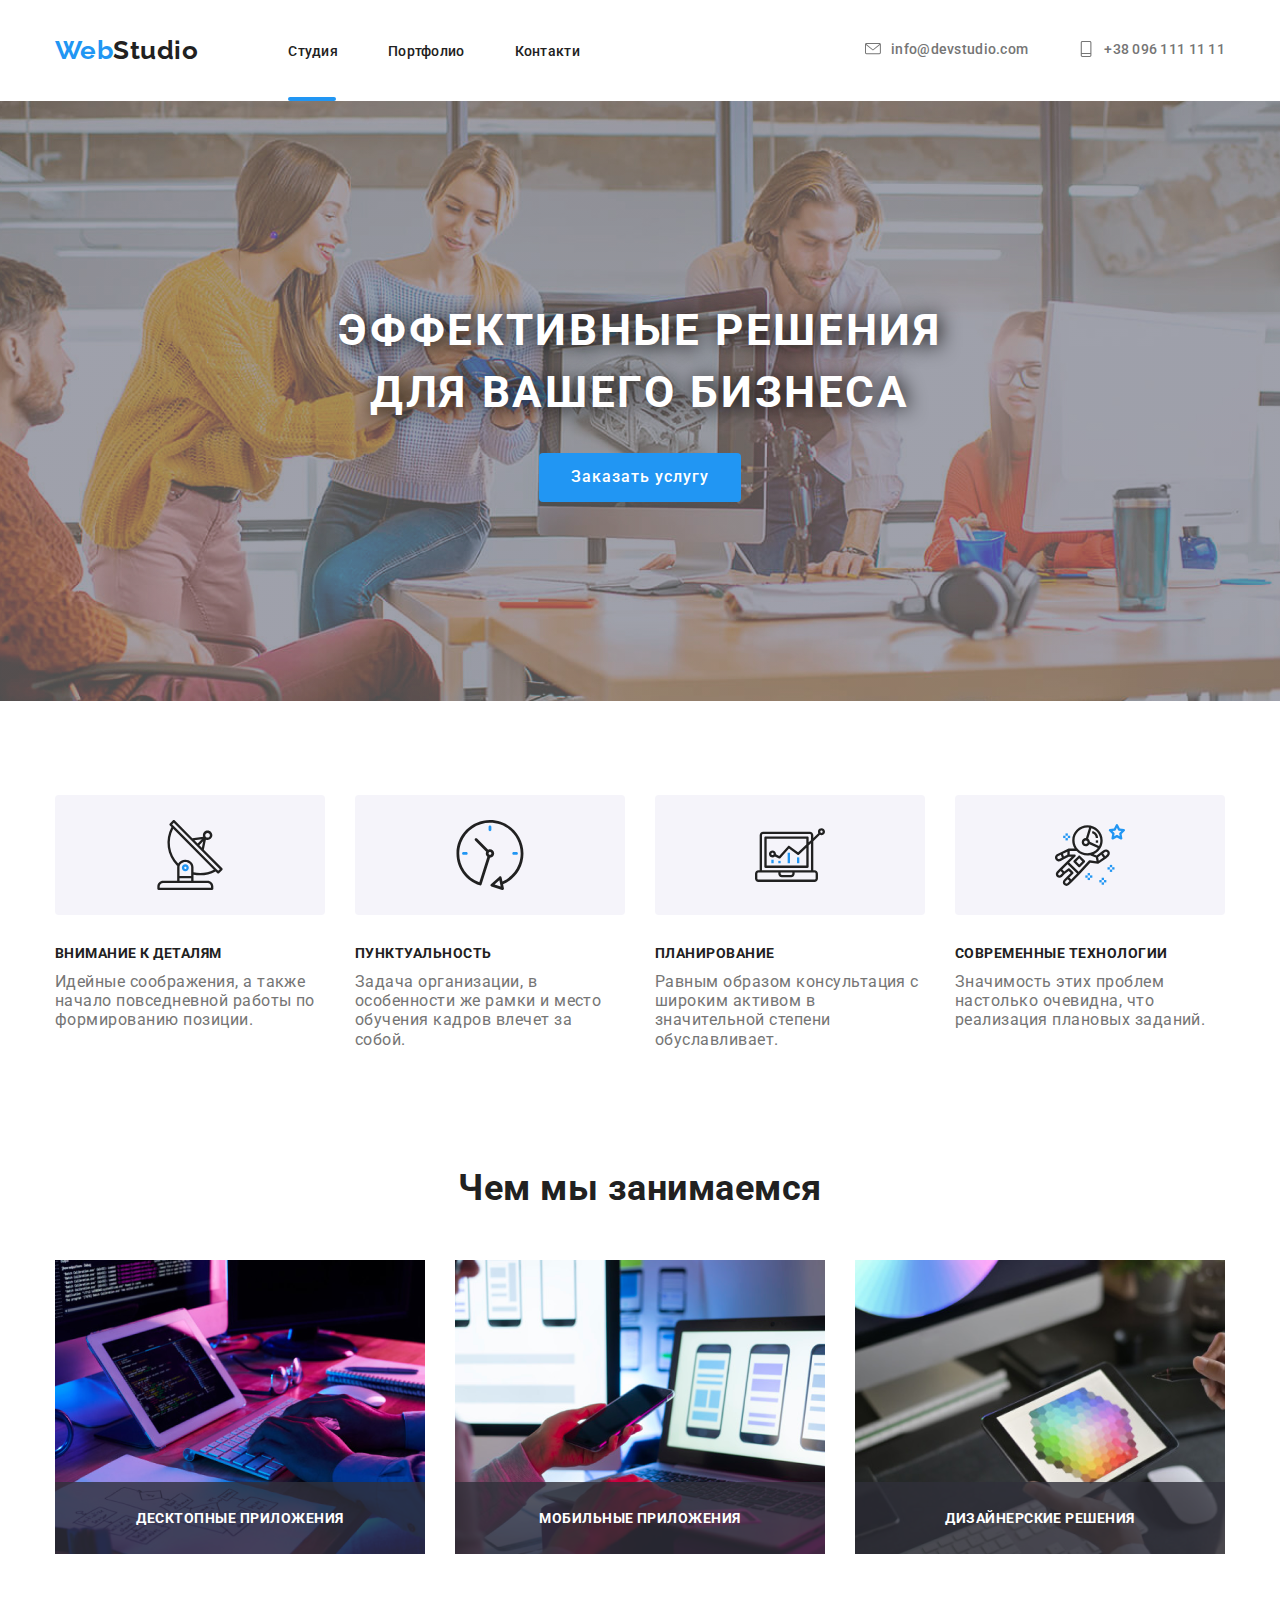
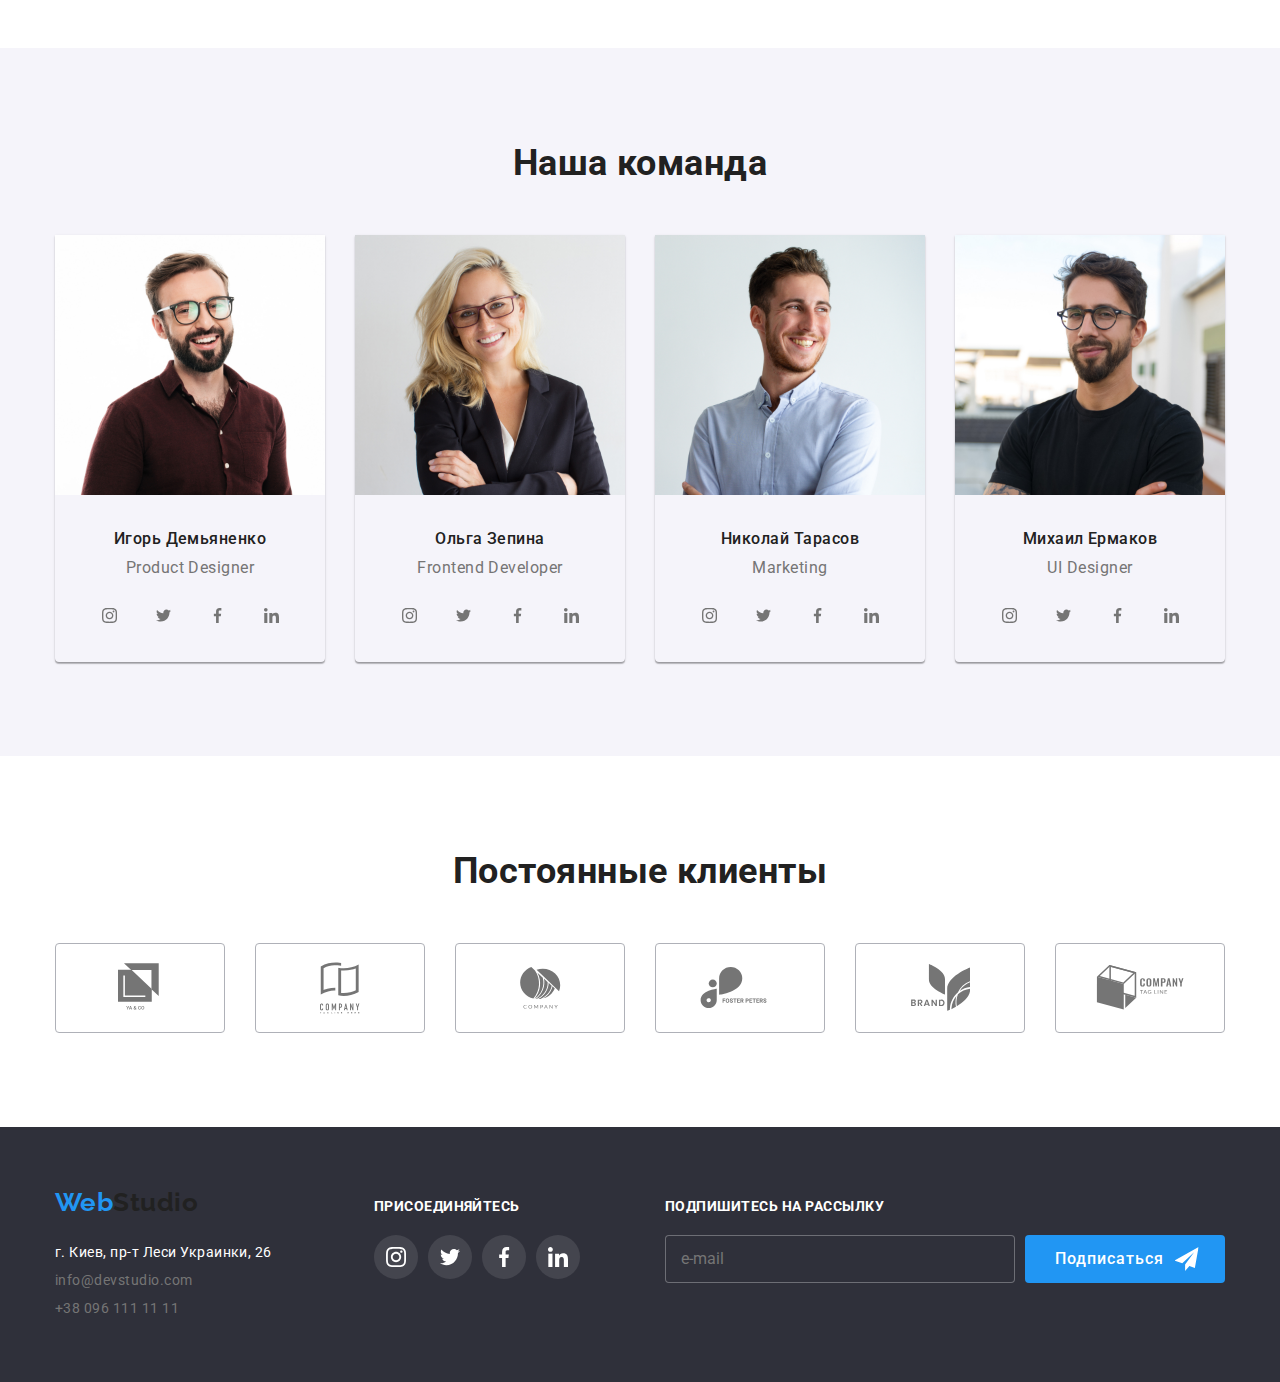
<file: index.html>
<!DOCTYPE html>
<html lang="ru">
  <head>
    <meta charset="UTF-8" />
    <meta name="viewport" content="width=device-width, initial-scale=1.0" />

    <link
      href="https://fonts.googleapis.com/css2?family=Raleway:wght@400;500;700&family=Roboto:wght@400;500;700&display=swap"
      rel="stylesheet"
    />
    <link
      rel="stylesheet"
      href="https://cdn.jsdelivr.net/npm/modern-normalize@1.0.0/modern-normalize.css"
    />
    <!-- <link rel="stylesheet" href="./css/style.css" /> -->
    <link rel="stylesheet" href="./css/main.css" />
    <title>Document</title>
  </head>

  <body>
    <div class="wrapper">
      <!-- header -->
      <header class="page-header">
        <div class="header-nav">
          <nav class="menu-block">
            <a href="" lang="en" class="logo link">
              Web<span class="logo-black">Studio</span>
            </a>

            <ul class="site-nav list">
              <li class="link-portal">
                <a href="" class="link curent">Студия</a>
              </li>
              <li class="link-portal">
                <a href="./potfolio.html" class="link">Портфолио</a>
              </li>
              <li class="link-portal">
                <a href="" class="link">Контакти</a>
              </li>
            </ul>
          </nav>

          <ul class="site-nav nav-contact list">
            <li class="contact-list">
              <a href="mailto:info@devstudio.com" class="link">
                <svg class="link-icon">
                  <use href="./img/sprite.svg#icon-mail"></use></svg
                >info@devstudio.com</a
              >
            </li>
            <li class="contact-list">
              <a href="tel:+380961111111" class="link"
                ><svg class="link-icon">
                  <use href="./img/sprite.svg#icon-tel"></use></svg
                >+38 096 111 11 11</a
              >
            </li>
          </ul>
        </div>
      </header>
      <!-- header -->
      <!-- main -->
      <main class="main">
        <section class="caption">
          <h1 class="title">
            Эффективные решения<br />
            для вашего бизнеса
          </h1>

          <button class="button" data-modal-open>Заказать услугу</button>
        </section>

        <section class="section">
          <div class="container-description">
            <!-- скрить -->
            <h2 class="visually-hidden">структура роботи</h2>
            <ul class="description list">
              <li class="description-list">
                <h3 class="title">Внимание к деталям</h3>
                <p class="section-txt">
                  Идейные соображения, а также начало повседневной работы по
                  формированию позиции.
                </p>
              </li>
              <li class="description-list">
                <h3 class="title">Пунктуальность</h3>
                <p class="section-txt">
                  Задача организации, в особенности же рамки и место обучения
                  кадров влечет за собой.
                </p>
              </li>
              <li class="description-list">
                <h3 class="title">Планирование</h3>
                <p class="section-txt">
                  Равным образом консультация с широким активом в значительной
                  степени обуславливает.
                </p>
              </li>
              <li class="description-list">
                <h3 class="title">Современные технологии</h3>
                <p class="section-txt">
                  Значимость этих проблем настолько очевидна, что реализация
                  плановых заданий.
                </p>
              </li>
            </ul>
          </div>

          <div class="container-project">
            <h2 class="section-title">Чем мы занимаемся</h2>

            <ul class="illustration list">
              <li class="illustration-list">
                <div class="tumb">
                  <img
                    class="tumb-img"
                    src="img/img.png"
                    alt="робота на клавиатуре"
                    width="370"
                  />
                  <p class="label">Десктопные приложения</p>
                </div>
              </li>
              <li class="illustration-list">
                <div class="tumb">
                  <img
                    class="tumb-img"
                    src="img/img1.png"
                    alt="ноутбук"
                    width="370"
                  />
                  <p class="label">Мобильные приложения</p>
                </div>
              </li>
              <li class="illustration-list">
                <div class="tumb">
                  <img
                    class="tumb-img"
                    src="img/img2.png"
                    alt="палитра на планшете"
                    width="370"
                  />
                  <p class="label">Дизайнерские решения</p>
                </div>
              </li>
            </ul>
          </div>
        </section>
        <section class="section">
          <div class="container-team">
            <h2 class="section-title">Наша команда</h2>

            <ul class="description list">
              <li class="description-list">
                <img
                  class="portret"
                  src="img/img.jpg"
                  alt="сотрудник"
                  width="270"
                />
                <h3 class="title">Игорь Демьяненко</h3>
                <p class="profeshion">Product Designer</p>
                <ul class="site-nav list">
                  <li class="social-link">
                    <a class="link" href="">
                      <svg class="link-icon">
                        <use href="./img/sprite.svg#icon-instagram"></use>
                      </svg>
                    </a>
                  </li>
                  <li class="social-link">
                    <a class="link" href=""
                      ><svg class="link-icon">
                        <use href="./img/sprite.svg#icon-twitter"></use></svg
                    ></a>
                  </li>
                  <li class="social-link">
                    <a class="link" href=""
                      ><svg class="link-icon">
                        <use href="./img/sprite.svg#icon-facebook"></use></svg
                    ></a>
                  </li>
                  <li class="social-link">
                    <a class="link" href=""
                      ><svg class="link-icon">
                        <use href="./img/sprite.svg#icon-linkedin"></use>
                      </svg>
                    </a>
                  </li>
                </ul>
              </li>
              <li class="description-list">
                <img
                  class="portret"
                  src="img/img1.jpg"
                  alt="сотрудник"
                  width="270"
                />
                <h3 class="title">Ольга Зепина</h3>
                <p class="profeshion">Frontend Developer</p>
                <ul class="site-nav list">
                  <li class="social-link">
                    <a class="link" href="">
                      <svg class="link-icon">
                        <use href="./img/sprite.svg#icon-instagram"></use>
                      </svg>
                    </a>
                  </li>
                  <li class="social-link">
                    <a class="link" href=""
                      ><svg class="link-icon">
                        <use href="./img/sprite.svg#icon-twitter"></use></svg
                    ></a>
                  </li>
                  <li class="social-link">
                    <a class="link" href=""
                      ><svg class="link-icon">
                        <use href="./img/sprite.svg#icon-facebook"></use></svg
                    ></a>
                  </li>
                  <li class="social-link">
                    <a class="link" href=""
                      ><svg class="link-icon">
                        <use href="./img/sprite.svg#icon-linkedin"></use>
                      </svg>
                    </a>
                  </li>
                </ul>
              </li>
              <li class="description-list">
                <img
                  class="portret"
                  src="img/img2.jpg"
                  alt="сотрудник"
                  width="270"
                />
                <h3 class="title">Николай Тарасов</h3>
                <p class="profeshion">Marketing</p>
                <ul class="site-nav list">
                  <li class="social-link">
                    <a class="link" href="">
                      <svg class="link-icon">
                        <use href="./img/sprite.svg#icon-instagram"></use>
                      </svg>
                    </a>
                  </li>
                  <li class="social-link">
                    <a class="link" href=""
                      ><svg class="link-icon">
                        <use href="./img/sprite.svg#icon-twitter"></use></svg
                    ></a>
                  </li>
                  <li class="social-link">
                    <a class="link" href=""
                      ><svg class="link-icon">
                        <use href="./img/sprite.svg#icon-facebook"></use></svg
                    ></a>
                  </li>
                  <li class="social-link">
                    <a class="link" href=""
                      ><svg class="link-icon">
                        <use href="./img/sprite.svg#icon-linkedin"></use>
                      </svg>
                    </a>
                  </li>
                </ul>
              </li>
              <li class="description-list">
                <img
                  class="portret"
                  src="img/img3.jpg"
                  alt="сотрудник"
                  width="270"
                />
                <h3 class="title">Михаил Ермаков</h3>
                <p class="profeshion">UI Designer</p>
                <ul class="site-nav list">
                  <li class="social-link">
                    <a class="link" href="">
                      <svg class="link-icon">
                        <use href="./img/sprite.svg#icon-instagram"></use>
                      </svg>
                    </a>
                  </li>
                  <li class="social-link">
                    <a class="link" href=""
                      ><svg class="link-icon">
                        <use href="./img/sprite.svg#icon-twitter"></use></svg
                    ></a>
                  </li>
                  <li class="social-link">
                    <a class="link" href=""
                      ><svg class="link-icon">
                        <use href="./img/sprite.svg#icon-facebook"></use></svg
                    ></a>
                  </li>
                  <li class="social-link">
                    <a class="link" href=""
                      ><svg class="link-icon">
                        <use href="./img/sprite.svg#icon-linkedin"></use>
                      </svg>
                    </a>
                  </li>
                </ul>
              </li>
            </ul>
          </div>
        </section>

        <!-- clients-section -->

        <section class="section">
          <div class="container-clients">
            <h2 class="section-title">Постоянные клиенты</h2>
            <ul class="list">
              <li class="clients-link">
                <a class="link" href="">
                  <svg class="link-icon first-icon">
                    <use href="./img/sprite.svg#icon-logo-1"></use>
                  </svg>
                </a>
              </li>
              <li class="clients-link">
                <a class="link" href="">
                  <svg class="link-icon two-icon">
                    <use href="./img/sprite.svg#icon-logo-2"></use>
                  </svg>
                </a>
              </li>
              <li class="clients-link">
                <a class="link" href="">
                  <svg class="link-icon three-icon">
                    <use href="./img/sprite.svg#icon-logo-3"></use>
                  </svg>
                </a>
              </li>
              <li class="clients-link">
                <a class="link" href="">
                  <svg class="link-icon four-icon">
                    <use href="./img/sprite.svg#icon-logo-4"></use>
                  </svg>
                </a>
              </li>
              <li class="clients-link">
                <a class="link" href="">
                  <svg class="link-icon five-icon">
                    <use href="./img/sprite.svg#icon-logo-5"></use>
                  </svg>
                </a>
              </li>
              <li class="clients-link">
                <a class="link" href="">
                  <svg class="link-icon sixt-icon">
                    <use href="./img/sprite.svg#icon-logo-6"></use>
                  </svg>
                </a>
              </li>
            </ul>
          </div>
        </section>
      </main>
      <!-- main -->
      <!-- footer -->
      <footer class="page-footer">
        <div class="container-footer">
          <div class="footer-info">
            <a href="" lang="en" class="logo link">
              Web<span class="logo-black">Studio</span>
            </a>

            <ul class="list">
              <li>
                <address class="adress">
                  г. Киев, пр-т Леси Украинки, 26
                </address>
              </li>
              <li>
                <address class="nav-contact info-contact">
                  <a href="mailto:info@devstudio.com" class="link"
                    >info@devstudio.com</a
                  >
                  <br />
                  <a href="tel:+380961111111" class="link">+38 096 111 11 11</a>
                </address>
              </li>
            </ul>
          </div>
          <div class="link-footer description">
            <h3 class="title">присоединяйтесь</h3>
            <ul class="site-nav list">
              <li class="social-link icon-link">
                <a class="link instagram-link" href=""></a>
              </li>
              <li class="social-link icon-link">
                <a class="link twitter-link" href=""></a>
              </li>
              <li class="social-link icon-link">
                <a class="link facebook-link" href=""></a>
              </li>
              <li class="social-link icon-link">
                <a class="link linkedin-link" href=""></a>
              </li>
            </ul>
          </div>
          <form class="input-footer link-footer description">
            <h3 class="title">Подпишитесь на рассылку</h3>
            <div class="form-fild">
              <input type="email" placeholder="e-mail" class="fild-mail" />
              <button class="button">Подписаться</button>
            </div>
          </form>
        </div>
      </footer>
      <!-- footer -->

      <!-- backdrop-modal -->
    </div>
    <div class="backdrop is-hidden" data-modal>
      <div class="modal">
        <div class="wrap-modal">
          <h3 class="title-form">Оставьте свои данные, мы вам перезвоним</h3>
          <form action="" class="modal-form">
            <ul class="list">
              <li class="list-form">
                <label for="name" class="label-form">Имя</label>
                <input type="text" name="name" id="name" class="input-form" />
                <svg class="icon-form">
                  <use href="./img/sprite.svg#icon-person"></use>
                </svg>
              </li>
              <li class="list-form">
                <label for="tel" class="label-form">Телефон</label
                ><input type="tel" name="tel" id="tel" class="input-form" />
                <svg class="icon-form">
                  <use href="./img/sprite.svg#icon-phone"></use>
                </svg>
              </li>
              <li class="list-form">
                <label for="mail" class="label-form">Почта </label>
                <input type="email" name="mail" id="mail" class="input-form" />
                <svg class="icon-form">
                  <use href="./img/sprite.svg#icon-email"></use>
                </svg>
              </li>
              <li class="list-form">
                <label for="coment" class="label-form">Комментарий </label>
                <textarea
                  name="coments"
                  id="coment"
                  placeholder="Введите текст"
                  class="input-form"
                ></textarea>
              </li>
              <li class="form-chek">
                <label name="chek" class="check">
                  <input
                    class="check-label"
                    type="checkbox"
                    id="chek"
                    name="chek"
                  />
                  <span class="check-icon"></span>Соглашаюсь с рассылкой и
                  принимаю
                  <a href="">Условия договора</a>
                </label>
              </li>
            </ul>

            <button class="button">Отправить</button>
          </form>
        </div>

        <button class="close-modal" data-modal-close>
          <!-- <svg class="icon">
            <use href="./img/x-mark.svg"></use>
          </svg> -->
        </button>
      </div>
    </div>

    <script src="./js/modal.js"></script>
  </body>
</html>
</file>
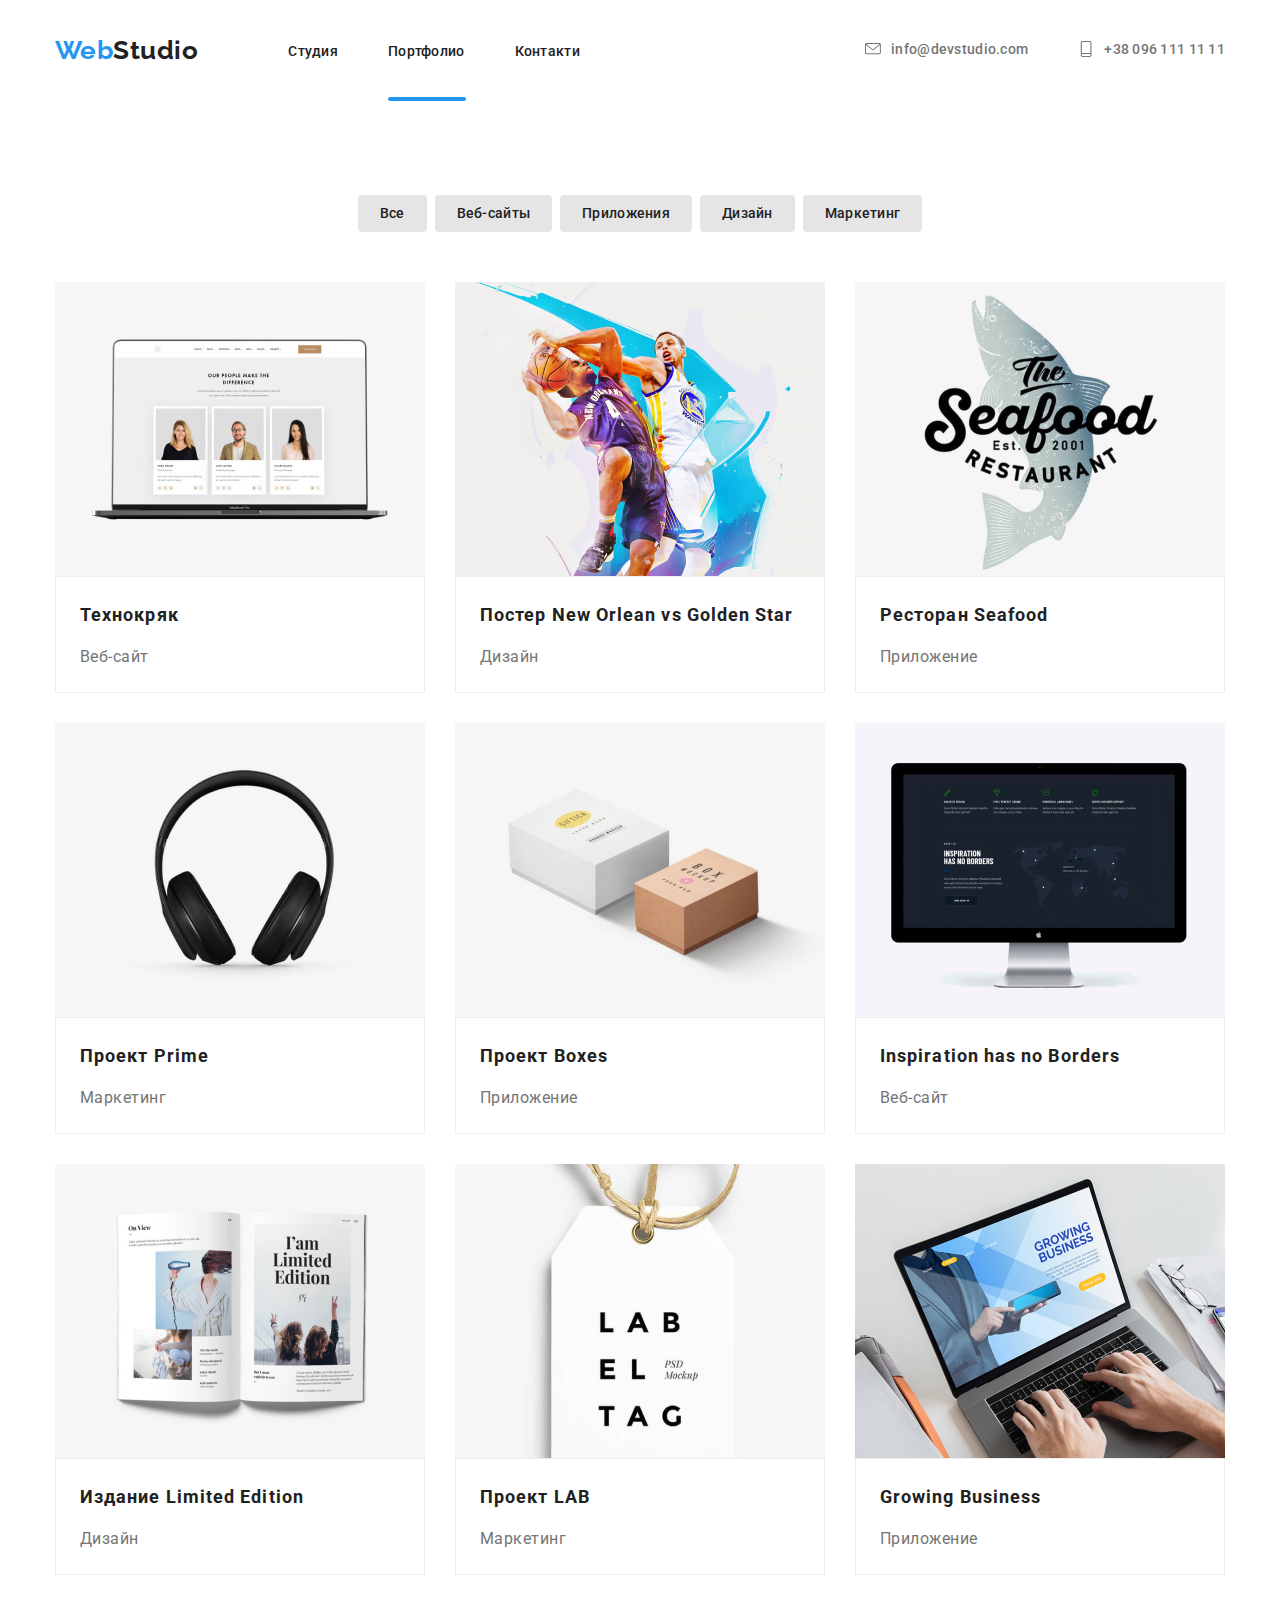
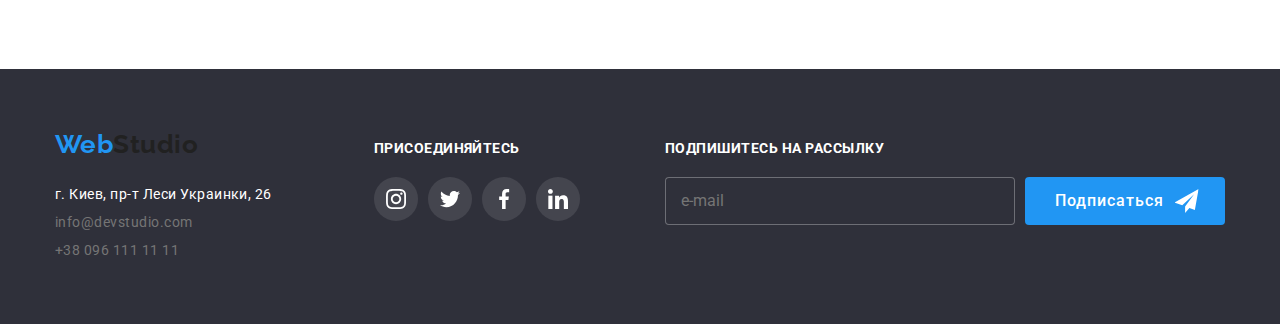
<file: potfolio.html>
<!DOCTYPE html>
<html lang="ru">
  <head>
    <meta charset="UTF-8" />
    <meta name="viewport" content="width=device-width, initial-scale=1.0" />
    <link rel="preconnect" href="https://fonts.gstatic.com" />
    <link
      href="https://fonts.googleapis.com/css2?family=Raleway:wght@400;500;700&family=Roboto:wght@400;500;700&display=swap"
      rel="stylesheet"
    />
    <link
      rel="stylesheet"
      href="https://cdn.jsdelivr.net/npm/modern-normalize@1.0.0/modern-normalize.css"
    />
    <!-- <link rel="stylesheet" href="./css/style.css" /> -->
    <link rel="stylesheet" href="./css/main.css" />
    <link rel="stylesheet" href="./css/portfolio.min.css" />
    <title>Document</title>
  </head>

  <body>
    <!-- header -->
    <header class="page-header">
      <div class="header-nav">
        <nav class="menu-block">
          <a href="" lang="en" class="logo link">
            Web<span class="logo-black">Studio</span>
          </a>

          <ul class="site-nav list">
            <li class="link-portal">
              <a href="./index.html" class="link">Студия</a>
            </li>
            <li class="link-portal">
              <a href="" class="link curent">Портфолио</a>
            </li>
            <li class="link-portal">
              <a href="" class="link">Контакти</a>
            </li>
          </ul>
        </nav>

        <ul class="site-nav nav-contact list">
          <li class="contact-list">
            <a href="mailto:info@devstudio.com" class="link">
              <svg class="link-icon">
                <use href="./img/sprite.svg#icon-mail"></use></svg
              >info@devstudio.com</a
            >
          </li>
          <li class="contact-list">
            <a href="tel:+380961111111" class="link"
              ><svg class="link-icon">
                <use href="./img/sprite.svg#icon-tel"></use></svg
              >+38 096 111 11 11</a
            >
          </li>
        </ul>
      </div>
    </header>
    <!-- header -->

    <!-- main -->
    <main class="portfoli">
      <div class="container-portfolio">
        <section class="section">
          <h1 class="visually-hidden">нашы роботи</h1>
          <!-- button-galery -->

          <ul class="site-nav list">
            <li class="button-list">
              <a href="" class="button link">Все</a>
            </li>
            <li class="button-list">
              <a href="" class="button link">Веб-сайты</a>
            </li>
            <li class="button-list">
              <a href="" class="button link">Приложения</a>
            </li>
            <li class="button-list">
              <a href="" class="button link">Дизайн</a>
            </li>
            <li class="button-list">
              <a href="" class="button link">Маркетинг</a>
              <!-- maket-for-btn -->
              <!-- <buttnon type="buttnon" class="button galery">Маркетинг</buttnon> -->
            </li>
          </ul>
        </section>
        <section class="section">
          <ul class="description list">
            <li class="description-galery">
              <a href="" class="link">
                <div class="tumb">
                  <img
                    class="cart-img"
                    src="./img/teh.jpg"
                    alt="ноутбук"
                    width="370"
                  />
                  <p class="section-tumb">
                    Технокряк это современная площадка распространения
                    коронавируса. Компании используют эту платформу для
                    цифрового шпионажа и атак на защищённые сервера конкурентов.
                  </p>
                </div>
                <div class="cart-contant">
                  <h2 class="title">Технокряк</h2>
                  <p class="section-txt">Веб-сайт</p>
                </div>
              </a>
            </li>
            <li class="description-galery">
              <a href="" class="link">
                <div class="tumb">
                  <img
                    class="cart-img"
                    src="./img/bol.jpg"
                    alt="баскетболист"
                    width="370"
                  />
                  <p class="section-tumb">
                    Технокряк это современная площадка распространения
                    коронавируса. Компании используют эту платформу для
                    цифрового шпионажа и атак на защищённые сервера конкурентов.
                  </p>
                </div>
                <div class="cart-contant">
                  <h2 class="title">Постер New Orlean vs Golden Star</h2>
                  <p class="section-txt">Дизайн</p>
                </div>
              </a>
            </li>
            <li class="description-galery">
              <a href="" class="link">
                <div class="tumb">
                  <img
                    class="cart-img"
                    src="./img/fish.jpg"
                    alt="логотип"
                    width="370"
                  />
                  <p class="section-tumb">
                    Технокряк это современная площадка распространения
                    коронавируса. Компании используют эту платформу для
                    цифрового шпионажа и атак на защищённые сервера конкурентов.
                  </p>
                </div>
                <div class="cart-contant">
                  <h2 class="title">Ресторан Seafood</h2>
                  <p class="section-txt">Приложение</p>
                </div>
              </a>
            </li>
            <li class="description-galery">
              <a href="" class="link">
                <div class="tumb">
                  <img
                    class="cart-img"
                    src="./img/headph.jpg"
                    alt="наушники"
                    width="370"
                  />
                  <p class="section-tumb">
                    Технокряк это современная площадка распространения
                    коронавируса. Компании используют эту платформу для
                    цифрового шпионажа и атак на защищённые сервера конкурентов.
                  </p>
                </div>
                <div class="cart-contant">
                  <h2 class="title">Проект Prime</h2>
                  <p class="section-txt">Маркетинг</p>
                </div>
              </a>
            </li>
            <li class="description-galery">
              <a href="" class="link">
                <div class="tumb">
                  <img
                    class="cart-img"
                    src="./img/box.jpg"
                    alt="коробочки"
                    width="370"
                  />
                  <p class="section-tumb">
                    Технокряк это современная площадка распространения
                    коронавируса. Компании используют эту платформу для
                    цифрового шпионажа и атак на защищённые сервера конкурентов.
                  </p>
                </div>
                <div class="cart-contant">
                  <h2 class="title">Проект Boxes</h2>
                  <p class="section-txt">Приложение</p>
                </div>
              </a>
            </li>
            <li class="description-galery">
              <a href="" class="link">
                <div class="tumb">
                  <img
                    class="cart-img"
                    src="./img/desk.jpg"
                    alt="монитор"
                    width="370"
                  />
                  <p class="section-tumb">
                    Технокряк это современная площадка распространения
                    коронавируса. Компании используют эту платформу для
                    цифрового шпионажа и атак на защищённые сервера конкурентов.
                  </p>
                </div>
                <div class="cart-contant">
                  <h2 class="title">Inspiration has no Borders</h2>
                  <p class="section-txt">Веб-сайт</p>
                </div>
              </a>
            </li>
            <li class="description-galery">
              <a href="" class="link">
                <div class="tumb">
                  <img
                    class="cart-img"
                    src="./img/book.jpg"
                    alt="книга"
                    width="370"
                  />
                  <p class="section-tumb">
                    Технокряк это современная площадка распространения
                    коронавируса. Компании используют эту платформу для
                    цифрового шпионажа и атак на защищённые сервера конкурентов.
                  </p>
                </div>
                <div class="cart-contant">
                  <h2 class="title">Издание Limited Edition</h2>
                  <p class="section-txt">Дизайн</p>
                </div>
              </a>
            </li>
            <li class="description-galery">
              <a href="" class="link">
                <div class="tumb">
                  <img
                    class="cart-img"
                    src="./img/lebel.jpg"
                    alt="бирка"
                    width="370"
                  />
                  <p class="section-tumb">
                    Технокряк это современная площадка распространения
                    коронавируса. Компании используют эту платформу для
                    цифрового шпионажа и атак на защищённые сервера конкурентов.
                  </p>
                </div>
                <div class="cart-contant">
                  <h2 class="title">Проект LAB</h2>
                  <p class="section-txt">Маркетинг</p>
                </div>
              </a>
            </li>
            <li class="description-galery">
              <a href="" class="link">
                <div class="tumb">
                  <img
                    class="cart-img"
                    src="./img/note.jpg"
                    alt="ноутбук"
                    width="370"
                  />
                  <p class="section-tumb">
                    Технокряк это современная площадка распространения
                    коронавируса. Компании используют эту платформу для
                    цифрового шпионажа и атак на защищённые сервера конкурентов.
                  </p>
                </div>
                <div class="cart-contant">
                  <h2 class="title">Growing Business</h2>
                  <p class="section-txt">Приложение</p>
                </div>
              </a>
            </li>
          </ul>
        </section>
      </div>
    </main>
    <!-- main -->
    <!-- footer -->
    <footer class="page-footer">
      <div class="container-footer">
        <div class="footer-info">
          <a href="" lang="en" class="logo link">
            Web<span class="logo-black">Studio</span>
          </a>

          <ul class="list">
            <li>
              <address class="adress">г. Киев, пр-т Леси Украинки, 26</address>
            </li>
            <li>
              <address class="nav-contact info-contact">
                <a href="mailto:info@devstudio.com" class="link"
                  >info@devstudio.com</a
                >
                <br />
                <a href="tel:+380961111111" class="link">+38 096 111 11 11</a>
              </address>
            </li>
          </ul>
        </div>
        <div class="link-footer description">
          <h3 class="title">присоединяйтесь</h3>
          <ul class="site-nav list">
            <li class="social-link icon-link">
              <a class="link instagram-link" href=""></a>
            </li>
            <li class="social-link icon-link">
              <a class="link twitter-link" href=""></a>
            </li>
            <li class="social-link icon-link">
              <a class="link facebook-link" href=""></a>
            </li>
            <li class="social-link icon-link">
              <a class="link linkedin-link" href=""></a>
            </li>
          </ul>
        </div>
        <form class="input-footer link-footer description">
          <h3 class="title">Подпишитесь на рассылку</h3>
          <div class="form-fild">
            <input type="email" placeholder="e-mail" class="fild-mail" />
            <button class="button">Подписаться</button>
          </div>
        </form>
      </div>
    </footer>

    <!-- footer -->
  </body>
</html>
</file>
<file: css/main.css>
.visually-hidden {
  position: absolute;
  width: 1px;
  height: 1px;
  margin: -1px;
  border: 0;
  padding: 0;
  white-space: nowrap;
  -webkit-clip-path: inset(100%);
          clip-path: inset(100%);
  clip: rect(0 0 0 0);
  overflow: hidden;
}

body {
  background-color: #ffffff;
  color: #757575;
  font-family: Roboto, sans-serif;
  line-height: 1.2;
  letter-spacing: 0.03em;
}

.list {
  margin: 0;
  padding: 0;
  list-style: none;
}

.link {
  text-decoration: none;
}

.title {
  margin-top: 0;
}

.button {
  display: -webkit-inline-box;
  display: -ms-inline-flexbox;
  display: inline-flex;
  border: none;
  border-radius: 4px;
  /* min-width: 200px; */
  padding: 10px 32px;
  background: #2196f3;
  color: #ffffff;
  font-weight: 500;
  font-size: 16px;
  line-height: 1.8;
  /* identical to box height, or 187% */
  letter-spacing: 0.06em;
  text-align: center;
  cursor: pointer;
}

.site-nav {
  display: -webkit-box;
  display: -ms-flexbox;
  display: flex;
}

.logo {
  margin-right: 90px;
  font-family: Raleway;
  font-weight: 700;
  font-size: 26px;
  color: #2196f3;
}

.logo-black {
  color: #212121;
}

.header-nav, .container-description,
.container-project, .container-team, .container-clients, .container-footer {
  margin-left: auto;
  margin-right: auto;
  padding-left: 15px;
  padding-right: 15px;
  width: 1200px;
}

.section-title {
  margin-top: 0;
  margin-bottom: 50px;
  color: #212121;
  font-weight: 700;
  font-size: 36px;
  text-align: center;
}

.page-header {
  padding-top: 35px;
  padding-bottom: 35px;
  background-color: #ffffff;
}

.header-nav {
  display: -webkit-box;
  display: -ms-flexbox;
  display: flex;
  -webkit-box-align: center;
      -ms-flex-align: center;
          align-items: center;
  -webkit-box-pack: justify;
      -ms-flex-pack: justify;
          justify-content: space-between;
}

.menu-block {
  display: -webkit-box;
  display: -ms-flexbox;
  display: flex;
  -webkit-box-align: center;
      -ms-flex-align: center;
          align-items: center;
}

.site-nav .link {
  color: #212121;
  font-family: Roboto;
  font-weight: 500;
  font-size: 14px;
  letter-spacing: 0.02em;
}

.site-nav .link:hover, .site-nav .link:focus {
  color: #2196f3;
}

.link-portal {
  margin-right: 50px;
}

.link-portal:last-child {
  margin-right: 0;
}

.nav-contact .contact-list {
  margin-right: 50px;
}

.nav-contact .contact-list:last-child {
  margin-right: 0;
}

.contact-list .link {
  color: #757575;
  display: -webkit-inline-box;
  display: -ms-inline-flexbox;
  display: inline-flex;
}

.contact-list .link-icon {
  width: 16px;
  height: 16px;
  margin-right: 10px;
}

.contact-list .link:hover .link-icon {
  fill: #2196f3;
}

.curent::after {
  position: absolute;
  display: block;
  content: "";
  text-align: center;
  margin-top: 37px;
  height: 4px;
  border-radius: 2px;
  background: #2196f3;
}

.caption {
  display: -webkit-box;
  display: -ms-flexbox;
  display: flex;
  -webkit-box-align: center;
      -ms-flex-align: center;
          align-items: center;
  -webkit-box-orient: vertical;
  -webkit-box-direction: normal;
      -ms-flex-direction: column;
          flex-direction: column;
  -webkit-box-pack: center;
      -ms-flex-pack: center;
          justify-content: center;
  min-height: 600px;
  max-width: 1600px;
  margin-left: auto;
  margin-right: auto;
  background-image: -webkit-gradient(linear, left top, right top, from(rgba(196, 196, 196, 0.4)), to(rgba(196, 196, 196, 0.4))), url("../img/caption.jpg");
  background-image: linear-gradient(to right, rgba(196, 196, 196, 0.4), rgba(196, 196, 196, 0.4)), url("../img/caption.jpg");
  background-repeat: no-repeat;
  background-position: center;
  text-align: center;
}

.caption .title {
  margin-bottom: 30px;
  color: #ffffff;
  text-shadow: 2px 2px 20px #000000;
  font-weight: 700;
  font-size: 44px;
  line-height: 1.4;
  /* or 136% */
  letter-spacing: 0.06em;
  text-transform: uppercase;
}

.main .section {
  padding-top: 94px;
  padding-bottom: 94px;
  background: var(--prymary-bg-color);
}

.main .section:nth-child(odd) {
  background: #f5f4fa;
}

.container-description .description {
  display: -webkit-box;
  display: -ms-flexbox;
  display: flex;
  padding-bottom: 94px;
}

.description .title {
  margin-top: 0;
  margin-bottom: 10px;
  color: #212121;
  font-weight: 700;
  font-size: 14px;
  text-transform: uppercase;
}

.description .section-txt {
  margin-top: 0;
  margin-bottom: 0;
}

.description-list {
  width: 270px;
  margin-right: 30px;
  padding-bottom: 24px;
}

.description-list:last-child {
  margin-right: 0;
}

.container-description .description-list::before {
  content: "";
  display: block;
  height: 120px;
  margin-bottom: 30px;
  background: #f5f4fa;
  background-repeat: no-repeat;
  background-position: center;
  border-radius: 4px;
}

.description-list:nth-child(1)::before {
  background-image: url(../../../img/antenna1.svg);
}

.description-list:nth-child(2)::before {
  background-image: url(../../../img/clock1.svg);
}

.description-list:nth-child(3)::before {
  background-image: url(../../../img/diagram1.svg);
}

.description-list:nth-child(4)::before {
  background-image: url(../../../img/astronaut1.svg);
}

.illustration {
  display: -webkit-box;
  display: -ms-flexbox;
  display: flex;
  -webkit-box-pack: justify;
      -ms-flex-pack: justify;
          justify-content: space-between;
}

.tumb {
  position: relative;
}

.tumb .label {
  position: absolute;
  bottom: 0;
  left: 0;
  width: 100%;
  margin: 0;
  padding-top: 28px;
  padding-bottom: 28px;
  font-weight: 700;
  font-size: 14px;
  line-height: 16px;
  text-align: center;
  text-transform: uppercase;
  background: rgba(47, 48, 58, 0.8);
  color: #ffffff;
}

.tumb-img {
  display: block;
  max-width: 100%;
  height: auto;
}

.container-team .list {
  display: -webkit-box;
  display: -ms-flexbox;
  display: flex;
  -ms-flex-wrap: wrap;
      flex-wrap: wrap;
}

.container-team .title {
  margin-top: 30px;
  font-weight: 500;
  font-size: 16px;
  /* identical to box height */
  text-align: center;
  text-transform: capitalize;
}

.container-team .description-list {
  -webkit-box-shadow: 0px 1px 3px rgba(0, 0, 0, 0.12), 0px 1px 1px rgba(0, 0, 0, 0.14), 0px 2px 1px rgba(0, 0, 0, 0.2);
          box-shadow: 0px 1px 3px rgba(0, 0, 0, 0.12), 0px 1px 1px rgba(0, 0, 0, 0.14), 0px 2px 1px rgba(0, 0, 0, 0.2);
  border-radius: 0px 0px 4px 4px;
}

.profeshion {
  margin-top: 0;
  font-weight: 400;
  font-size: 16px;
  text-align: center;
}

.container-team .site-nav {
  -webkit-box-pack: center;
      -ms-flex-pack: center;
          justify-content: center;
}

.social-link .link {
  display: -webkit-inline-box;
  display: -ms-inline-flexbox;
  display: inline-flex;
  -webkit-box-align: center;
      -ms-flex-align: center;
          align-items: center;
  -webkit-box-pack: center;
      -ms-flex-pack: center;
          justify-content: center;
  width: 44px;
  height: 44px;
  background: transparent;
  border-radius: 50%;
}

.social-link .link:hover {
  background: #2196f3;
}

.link-icon {
  display: block;
  width: 15px;
  height: 15px;
  fill: #757575;
}

.social-link .link:hover .link-icon {
  fill: #ffffff;
}

.container-clients .list {
  display: -webkit-box;
  display: -ms-flexbox;
  display: flex;
  -webkit-box-pack: center;
      -ms-flex-pack: center;
          justify-content: center;
}

.clients-link {
  width: 170px;
  height: 90px;
  display: -webkit-box;
  display: -ms-flexbox;
  display: flex;
  -webkit-box-pack: center;
      -ms-flex-pack: center;
          justify-content: center;
  -webkit-box-align: center;
      -ms-flex-align: center;
          align-items: center;
  border: 1px solid #afb1b8;
  -webkit-box-sizing: border-box;
          box-sizing: border-box;
  border-radius: 4px;
}

.clients-link:not(:last-child) {
  margin-right: 30px;
}

.first-icon {
  width: 45px;
  height: 50px;
}

.two-icon {
  width: 40px;
  height: 52px;
}

.three-icon {
  width: 41px;
  height: 42px;
}

.four-icon {
  width: 80px;
  height: 42px;
}

.five-icon {
  width: 59px;
  height: 47px;
}

.sixt-icon {
  width: 89px;
  height: 45px;
}

.page-footer {
  padding-top: 60px;
  padding-bottom: 60px;
  background: #2f303a;
}

.container-footer {
  display: -webkit-box;
  display: -ms-flexbox;
  display: flex;
  -webkit-box-pack: justify;
      -ms-flex-pack: justify;
          justify-content: space-between;
  -webkit-box-align: baseline;
      -ms-flex-align: baseline;
          align-items: baseline;
}

.footer-info .logo {
  display: -webkit-inline-box;
  display: -ms-inline-flexbox;
  display: inline-flex;
  margin-bottom: 20px;
}

.adress {
  color: #ffffff;
  font-style: normal;
  font-size: 14px;
  line-height: 2;
  /* or 171% */
}

.info-contact .link {
  font-style: normal;
  font-size: 14px;
  line-height: 2;
  color: #757575;
}

.link-footer {
  -webkit-box-orient: vertical;
  -webkit-box-direction: normal;
      -ms-flex-direction: column;
          flex-direction: column;
}

.link-footer .title {
  margin-bottom: 20px;
  color: #ffffff;
}

.social-link:not(:last-child) {
  margin-right: 10px;
}

.icon-link ::before {
  content: "";
  display: inline-block;
  width: 44px;
  height: 44px;
  background: rgba(255, 255, 255, 0.1);
  background-repeat: no-repeat;
  background-position: center;
  border-radius: 50%;
}

.instagram-link::before {
  background-image: url(../../../img/instagram.svg);
}

.twitter-link::before {
  background-image: url(../../../img/twitter.svg);
}

.facebook-link::before {
  background-image: url(../../../img/facebook.svg);
}

.linkedin-link::before {
  background-image: url(../../../img/linkedin.svg);
}

.form-fild {
  position: relative;
  display: -webkit-box;
  display: -ms-flexbox;
  display: flex;
}

.form-fild .button {
  width: 200px;
  padding-left: 30px;
  padding-right: 60px;
}

.form-fild .button::after {
  position: absolute;
  /* top: 12px;
  right: 26px; */
  top: 0;
  right: 0;
  -webkit-transform: translate(-110%, 50%);
          transform: translate(-110%, 50%);
  content: "";
  display: -webkit-inline-box;
  display: -ms-inline-flexbox;
  display: inline-flex;
  width: 24px;
  height: 24px;
  background-image: url(../../../img/btn-icon.svg);
  background-size: contain;
}

.fild-mail {
  width: 350px;
  margin-right: 10px;
  padding: 0 15px;
  background: #2f303a;
  border: 1px solid rgba(255, 255, 255, 0.3);
  border-radius: 4px;
}

.backdrop {
  position: fixed;
  top: 0;
  left: 0;
  width: 100%;
  height: 100%;
  background: rgba(0, 0, 0, 0.3);
  opacity: 1;
  -webkit-transition: opacity 250ms cubic-bezier(0.4, 0, 0.2, 1);
  transition: opacity 250ms cubic-bezier(0.4, 0, 0.2, 1);
}

.backdrop.is-hidden {
  opacity: 0;
  pointer-events: none;
}

.backdrop.is-hidden .modal {
  -webkit-transform: translate(-50%, -50%) scale(1.1);
          transform: translate(-50%, -50%) scale(1.1);
}

.modal {
  position: absolute;
  display: -webkit-box;
  display: -ms-flexbox;
  display: flex;
  -webkit-box-pack: end;
      -ms-flex-pack: end;
          justify-content: flex-end;
  min-width: 520px;
  min-height: 580px;
  padding: 10px;
  top: 50%;
  left: 50%;
  -webkit-transform: translate(-50%, -50%) scale(1);
          transform: translate(-50%, -50%) scale(1);
  -webkit-transition: opacity 250ms cubic-bezier(0.4, 0, 0.2, 1);
  transition: opacity 250ms cubic-bezier(0.4, 0, 0.2, 1);
  background: #ffffff;
  -webkit-box-shadow: 0px 1px 3px rgba(0, 0, 0, 0.12), 0px 1px 1px rgba(0, 0, 0, 0.14), 0px 2px 1px rgba(0, 0, 0, 0.2);
          box-shadow: 0px 1px 3px rgba(0, 0, 0, 0.12), 0px 1px 1px rgba(0, 0, 0, 0.14), 0px 2px 1px rgba(0, 0, 0, 0.2);
  border-radius: 4px;
}

.close-modal {
  position: absolute;
  width: 30px;
  height: 30px;
  background-image: url(../img/x-mark.svg);
  background-repeat: no-repeat;
  background-position: center;
  background-size: contain;
  border: none;
  cursor: pointer;
  opacity: 0.7;
}

.wrap-modal {
  padding: 30px;
  margin-left: auto;
  margin-right: auto;
}

.title-form {
  text-align: center;
  color: #212121;
}

.modal-form {
  display: -webkit-box;
  display: -ms-flexbox;
  display: flex;
  -webkit-box-orient: vertical;
  -webkit-box-direction: normal;
      -ms-flex-direction: column;
          flex-direction: column;
  margin-left: auto;
  margin-right: auto;
  font-size: 12px;
}

.modal-form .button {
  -webkit-box-pack: center;
      -ms-flex-pack: center;
          justify-content: center;
  width: 200px;
  margin-left: auto;
  margin-right: auto;
}

.list-form {
  position: relative;
  display: -webkit-box;
  display: -ms-flexbox;
  display: flex;
  -webkit-box-orient: vertical;
  -webkit-box-direction: normal;
      -ms-flex-direction: column;
          flex-direction: column;
  margin-bottom: 10px;
}

.list-form textarea {
  resize: none;
  height: 120px;
}

.list-form .input-form {
  margin-top: 0;
  margin: 0;
  /* padding: 10px; */
  padding-top: 10px;
  padding-bottom: 10px;
  padding-left: 40px;
  padding-right: 10px;
  border: 1px solid rgba(33, 33, 33, 0.2);
  border-radius: 4px;
}

.label-form {
  margin-bottom: 5px;
}

.icon-form {
  position: absolute;
  top: 30px;
  left: 15px;
  width: 18px;
  height: 18px;
  -webkit-transform: translateY(-20%);
          transform: translateY(-20%);
}

.input-form:focus + .icon-form {
  fill: blue;
}

.form-chek {
  margin-bottom: 30px;
}

.form-chek label {
  margin-left: 10px;
}

.form-chek a {
  color: blue;
}

.check {
  display: -webkit-box;
  display: -ms-flexbox;
  display: flex;
  -webkit-box-align: center;
      -ms-flex-align: center;
          align-items: center;
}

.check-label {
  -webkit-appearance: none;
  -moz-appearance: none;
  appearance: none;
  position: absolute;
}

.check-icon {
  display: inline-block;
  width: 15px;
  height: 15px;
  margin-right: 10px;
  border: 2px solid #2f303a;
  border-radius: 4px;
}

.check-label:checked + .check-icon {
  border-color: #2196f3;
  background-color: #2196f3;
  background-image: url(../img/check.svg);
  background-position: center;
  background-repeat: no-repeat;
  background-size: contain;
  background-origin: border-box;
}

.curent::after {
  width: 48px;
}
/*# sourceMappingURL=main.css.map */
</file>
<file: css/portfolio.min.css>
.visually-hidden{position:absolute;width:1px;height:1px;margin:-1px;border:0;padding:0;white-space:nowrap;-webkit-clip-path:inset(100%);clip-path:inset(100%);clip:rect(0 0 0 0);overflow:hidden}body{background-color:#fff;color:#757575;font-family:Roboto, sans-serif;line-height:1.2;letter-spacing:0.03em}.list{margin:0;padding:0;list-style:none}.link{text-decoration:none}.title{margin-top:0}.button{display:-webkit-inline-box;display:-ms-inline-flexbox;display:inline-flex;border:none;border-radius:4px;padding:10px 32px;background:#2196f3;color:#fff;font-weight:500;font-size:16px;line-height:1.8;letter-spacing:0.06em;text-align:center;cursor:pointer}.site-nav{display:-webkit-box;display:-ms-flexbox;display:flex}.logo{margin-right:90px;font-family:Raleway;font-weight:700;font-size:26px;color:#2196f3}.logo-black{color:#212121}.header-nav,.container-portfolio,.container-footer{margin-left:auto;margin-right:auto;padding-left:15px;padding-right:15px;width:1200px}.page-header{padding-top:35px;padding-bottom:35px;background-color:#fff}.header-nav{display:-webkit-box;display:-ms-flexbox;display:flex;-webkit-box-align:center;-ms-flex-align:center;align-items:center;-webkit-box-pack:justify;-ms-flex-pack:justify;justify-content:space-between}.menu-block{display:-webkit-box;display:-ms-flexbox;display:flex;-webkit-box-align:center;-ms-flex-align:center;align-items:center}.site-nav .link{color:#212121;font-family:Roboto;font-weight:500;font-size:14px;letter-spacing:0.02em}.site-nav .link:hover,.site-nav .link:focus{color:#2196f3}.link-portal{margin-right:50px}.link-portal:last-child{margin-right:0}.nav-contact .contact-list{margin-right:50px}.nav-contact .contact-list:last-child{margin-right:0}.contact-list .link{color:#757575;display:-webkit-inline-box;display:-ms-inline-flexbox;display:inline-flex}.contact-list .link-icon{width:16px;height:16px;margin-right:10px}.contact-list .link:hover .link-icon{fill:#2196f3}.curent::after{position:absolute;display:block;content:"";text-align:center;margin-top:37px;height:4px;border-radius:2px;background:#2196f3}.container-portfolio{padding-top:94px;padding-bottom:94px}.container-portfolio .section .site-nav{margin-bottom:50px;-webkit-box-pack:center;-ms-flex-pack:center;justify-content:center}.container-portfolio .description{display:-webkit-box;display:-ms-flexbox;display:flex;-ms-flex-wrap:wrap;flex-wrap:wrap}.button-list{margin-right:8px}.button-list:last-child{margin-right:0}.button-list .button{padding:6px 22px;background-color:#e5e5e5;color:#212121}.button-list .button:hover,.button-list .button:focus{background-color:#2196f3;color:#fff;border-radius:4px;-webkit-box-shadow:0px 3px 1px rgba(0,0,0,0.1),0px 1px 2px rgba(0,0,0,0.08),0px 2px 2px rgba(0,0,0,0.12);box-shadow:0px 3px 1px rgba(0,0,0,0.1),0px 1px 2px rgba(0,0,0,0.08),0px 2px 2px rgba(0,0,0,0.12)}.description-galery{width:calc((100% - 60px) / 3);margin-right:30px;margin-bottom:30px}.description-galery:nth-child(3n){margin-right:0}.description-galery:nth-last-child(-n+3){margin-bottom:0}.description-galery .section-txt{font-size:16px;line-height:1.8;color:#757575}.cart-img{display:block;margin-bottom:0}.description-galery .link{display:block}.description-galery .tumb{display:-webkit-box;display:-ms-flexbox;display:flex;-webkit-box-pack:center;-ms-flex-pack:center;justify-content:center;-webkit-box-align:center;-ms-flex-align:center;align-items:center;overflow:hidden}.description-galery .tumb::before{display:inline-block;position:absolute;content:"";width:100%;height:100%;background:rgba(33,150,243,0.8);opacity:0;-webkit-transform:translate(0%, 100%);transform:translate(0%, 100%);-webkit-transition:1250ms cubic-bezier(0.4, 0, 0.2, 1);transition:1250ms cubic-bezier(0.4, 0, 0.2, 1)}.description-galery:hover .tumb::before,.description-galery :focus .tumb::before{opacity:1;-webkit-transform:translate(0%, 0%);transform:translate(0%, 0%)}.section-tumb{position:absolute;height:100%;width:100%;-webkit-box-align:center;-ms-flex-align:center;align-items:center;padding:64px 30px;font-size:18px;line-height:28px;color:#fff;-webkit-transform:translate(0%, 100%);transform:translate(0%, 100%);opacity:0;-webkit-transition:1250ms cubic-bezier(0.4, 0, 0.2, 1) 100ms;transition:1250ms cubic-bezier(0.4, 0, 0.2, 1) 100ms}.description-galery:hover .section-tumb,.description-galery :focus .section-tumb{opacity:1;-webkit-transform:translate(0%, 0%);transform:translate(0%, 0%)}.cart-contant{background:#fff;border:1px solid #eeeeee;-webkit-box-sizing:border-box;box-sizing:border-box;padding-left:24px;padding-right:24px;padding-top:20px;padding-bottom:20px}.cart-contant .title{text-transform:none;font-weight:700;font-size:18px;line-height:2;letter-spacing:0.06em}.page-footer{padding-top:60px;padding-bottom:60px;background:#2f303a}.container-footer{display:-webkit-box;display:-ms-flexbox;display:flex;-webkit-box-pack:justify;-ms-flex-pack:justify;justify-content:space-between;-webkit-box-align:baseline;-ms-flex-align:baseline;align-items:baseline}.footer-info .logo{display:-webkit-inline-box;display:-ms-inline-flexbox;display:inline-flex;margin-bottom:20px}.adress{color:#fff;font-style:normal;font-size:14px;line-height:2}.info-contact .link{font-style:normal;font-size:14px;line-height:2;color:#757575}.link-footer{-webkit-box-orient:vertical;-webkit-box-direction:normal;-ms-flex-direction:column;flex-direction:column}.link-footer .title{margin-bottom:20px;color:#fff}.social-link:not(:last-child){margin-right:10px}.icon-link ::before{content:"";display:inline-block;width:44px;height:44px;background:rgba(255,255,255,0.1);background-repeat:no-repeat;background-position:center;border-radius:50%}.instagram-link::before{background-image:url(../../../img/instagram.svg)}.twitter-link::before{background-image:url(../../../img/twitter.svg)}.facebook-link::before{background-image:url(../../../img/facebook.svg)}.linkedin-link::before{background-image:url(../../../img/linkedin.svg)}.form-fild{position:relative;display:-webkit-box;display:-ms-flexbox;display:flex}.form-fild .button{width:200px;padding-left:30px;padding-right:60px}.form-fild .button::after{position:absolute;top:0;right:0;-webkit-transform:translate(-110%, 50%);transform:translate(-110%, 50%);content:"";display:-webkit-inline-box;display:-ms-inline-flexbox;display:inline-flex;width:24px;height:24px;background-image:url(../../../img/btn-icon.svg);background-size:contain}.fild-mail{width:350px;margin-right:10px;padding:0 15px;background:#2f303a;border:1px solid rgba(255,255,255,0.3);border-radius:4px}.curent::after{width:78px}
/*# sourceMappingURL=portfolio.min.css.map */
</file>
